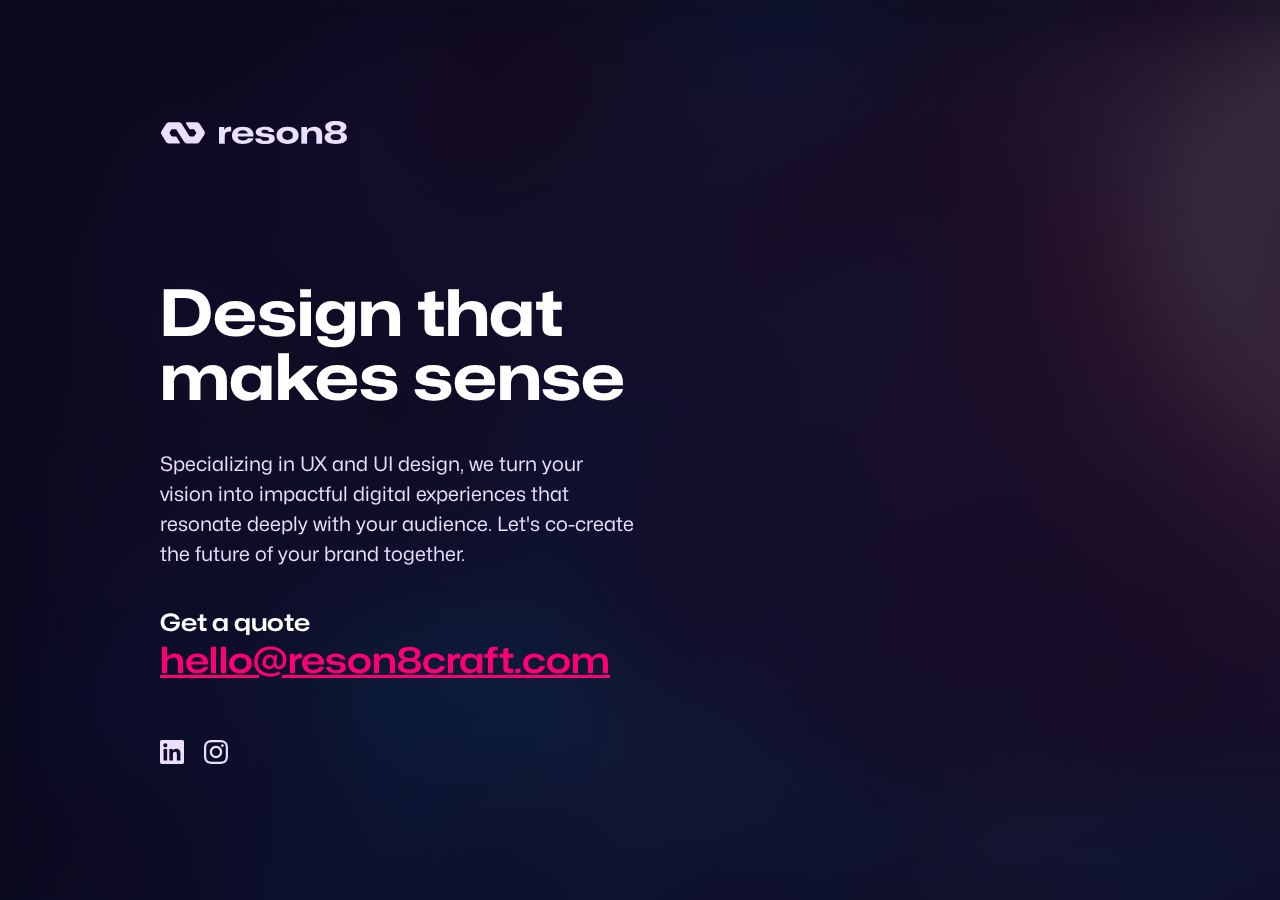
<file: index.html>
<!DOCTYPE html>
<!--[if lt IE 7]>      <html class="no-js lt-ie9 lt-ie8 lt-ie7"> <![endif]-->
<!--[if IE 7]>         <html class="no-js lt-ie9 lt-ie8"> <![endif]-->
<!--[if IE 8]>         <html class="no-js lt-ie9"> <![endif]-->
<!--[if gt IE 8]>      <html class="no-js"> <!--<![endif]-->
<html>
    <head>
        <meta charset="utf-8">
        <meta http-equiv="X-UA-Compatible" content="IE=edge">
        <title>reson8 &middot; Interface design</title>
        <meta name="description" content="">
        <meta name="viewport" content="width=device-width, initial-scale=1">
        <meta property="og:title" content="reson8 Design that makes sense" />
        <meta property="og:type" content="company" />
        <meta property="og:description" content="Specializing in UX and UI design, we turn your vision into impactful digital experiences that resonate deeply with your audience. Let's co-create the future of your brand together." />
        <meta property="og:image" content="https://www.reson8craft.com/media/share-og.png" />
        <meta property="og:url" content="https://www.reson8craft.com" />
        <meta property="og:site_name" content="reson8" />
        <link rel="stylesheet" href="styles.css">
    </head>
    <!-- Google tag (gtag.js) -->
        <script async src="https://www.googletagmanager.com/gtag/js?id=G-1LLL92V9YZ"></script>
        <script>
        window.dataLayer = window.dataLayer || [];
        function gtag(){dataLayer.push(arguments);}
        gtag('js', new Date());

        gtag('config', 'G-1LLL92V9YZ');
    </script>
    <body>
        <svg xmlns="http://www.w3.org/2000/svg" width="188" height="25" viewBox="0 0 188 25" fill="none" id="logo">
            <path d="M44.3207 14.6371L39.7707 21.7058C39.0707 22.7905 37.7895 23.4589 36.3989 23.4589H27.4082C26.0145 23.4589 24.727 22.7849 24.0332 21.6917L16.427 9.76034C16.252 9.48563 15.9301 9.31854 15.5832 9.31854H12.1551C11.7989 9.31854 11.4739 9.4913 11.302 9.77167L9.67386 12.4224C9.50824 12.6887 9.50824 13.0143 9.67386 13.2806L11.302 15.9313C11.4739 16.2117 11.7989 16.3845 12.1551 16.3845H15.5895C15.9395 16.3845 16.2582 16.5516 16.4332 16.8263L19.8145 22.1278C20.1926 22.7169 19.7207 23.4532 18.9707 23.4532H9.33636C7.93324 23.4532 6.64261 22.7707 5.94886 21.669L1.51136 14.6229C0.823861 13.5298 0.830111 12.1874 1.52699 11.0999L6.06449 4.01415C6.76136 2.92382 8.04886 2.25262 9.43636 2.25262H18.4114C19.8082 2.25262 21.0957 2.92665 21.7926 4.02264L29.3707 15.9483C29.5426 16.223 29.8676 16.3901 30.2145 16.3901H33.5739C33.9176 16.3901 34.2364 16.2259 34.4114 15.9568L36.1489 13.306C36.3301 13.0285 36.3301 12.683 36.1489 12.4055L34.4114 9.75468C34.2364 9.48563 33.9176 9.32137 33.5739 9.32137H30.2426C29.8926 9.32137 29.5707 9.15428 29.3989 8.87958L26.0176 3.57802C25.6426 2.98895 26.1114 2.25262 26.8614 2.25262H36.3989C37.7864 2.25262 39.0707 2.92098 39.7707 4.00565L44.3207 11.0744C45.0301 12.1761 45.0301 13.5354 44.3207 14.6371Z" fill="#EADFFF"/>
            <path d="M39.8758 21.7735L39.8758 21.7736C39.1508 22.8969 37.8283 23.5839 36.3989 23.5839H27.4082C25.9757 23.5839 24.6466 22.8913 23.9278 21.7589L39.8758 21.7735ZM39.8758 21.7735L44.4258 14.7048C45.1617 13.5619 45.1617 12.1496 44.4258 11.0067L39.8758 3.938L39.8758 3.93787C39.1508 2.81451 37.8251 2.12762 36.3989 2.12762H26.8614C26.4442 2.12762 26.0995 2.33306 25.9122 2.62729C25.7241 2.9227 25.6966 3.30649 25.9122 3.64514L25.9122 3.64523L29.2929 8.94588C29.293 8.94599 29.293 8.94611 29.2931 8.94622C29.4903 9.26111 29.8544 9.44637 30.2426 9.44637H33.5739C33.8792 9.44637 34.1567 9.59237 34.3066 9.82283L34.3068 9.8232L36.0442 12.4738C36.1983 12.7098 36.1983 13.0017 36.0442 13.2377L34.3068 15.8883L34.3066 15.8887C34.1567 16.1191 33.8792 16.2651 33.5739 16.2651H30.2145C29.9057 16.2651 29.6232 16.1162 29.4767 15.882L29.4762 15.8813L21.8981 3.9556L21.8981 3.95557C21.1763 2.82036 19.8471 2.12762 18.4114 2.12762H9.43636C8.01005 2.12762 6.681 2.81744 5.95916 3.94683L1.42174 11.0324C1.42173 11.0325 1.42173 11.0325 1.42172 11.0325C0.698759 12.1607 0.692241 13.5553 1.40555 14.6895L1.40559 14.6896L5.84309 21.7356C6.56163 22.8767 7.894 23.5782 9.33636 23.5782H18.9707C19.3878 23.5782 19.7333 23.3729 19.921 23.0787C20.1096 22.7832 20.1372 22.3991 19.9197 22.0603L16.5387 16.7591C16.5386 16.7591 16.5386 16.7591 16.5386 16.759C16.3387 16.4453 15.9784 16.2595 15.5895 16.2595H12.1551C11.838 16.2595 11.5555 16.1058 11.4086 15.866L11.4085 15.8659L9.78038 13.2151L9.78 13.2145C9.63952 12.9887 9.63952 12.7143 9.78 12.4885L9.78037 12.4879L11.4085 9.83709L11.4086 9.837C11.5555 9.59723 11.838 9.44354 12.1551 9.44354H15.5832C15.8913 9.44354 16.1716 9.59203 16.3216 9.8275L16.3216 9.82753L23.9277 21.7587L39.8758 21.7735Z" stroke="black" stroke-opacity="0.1" stroke-width="0.25"/>
            <path d="M64.6551 9.67115H64.4148L64.2088 7.0291H59V23.6886H64.7581V15.7625C64.8268 12.7157 66.5753 11.4414 69.523 11.4414C70.038 11.4414 70.6535 11.5037 71.1685 11.5659V6.87343C70.7565 6.81116 70.2783 6.78002 69.6603 6.78002C67.2276 6.78002 65.4104 7.89867 64.6576 9.67115H64.6551ZM82.9226 6.71775C76.343 6.71775 71.9557 9.98028 71.9557 15.4512C71.9557 20.9221 76.2743 23.9666 82.9913 23.9666C88.6464 23.9666 92.9649 21.7294 93.4799 18.3712H88.0308C87.5502 19.6144 85.5638 20.4528 83.131 20.4528C79.84 20.4528 77.8193 18.9605 77.7506 16.4742H93.5167C93.963 10.3517 89.9191 6.71553 82.9275 6.71553L82.9226 6.71775ZM77.6795 13.5875C78.0915 11.4748 80.0092 10.2627 82.8883 10.2627C85.7673 10.2627 87.5845 11.537 87.788 13.5875H77.677H77.6795ZM105.953 13.463C102.661 13.1828 101.394 12.9359 101.394 11.6616C101.394 10.3873 102.902 9.85796 105.094 9.85796C107.287 9.85796 108.591 10.5718 108.829 12.0641H114.278C113.901 8.61477 110.475 6.71775 105.126 6.71775C99.1963 6.71775 95.7704 8.8305 95.7704 12.0952C95.7704 15.36 98.2718 16.5075 104.751 17.068C108.145 17.3482 109.172 17.5951 109.172 18.9939C109.172 20.2682 107.733 20.8287 105.232 20.8287C102.455 20.8287 100.947 19.9902 100.81 18.4046H95.1549C95.3952 21.8539 98.7868 24 105.06 24C111.708 24 114.828 21.8873 114.828 18.6848C114.828 15.0486 112.464 13.9923 105.95 13.463H105.953ZM127.612 6.71775C120.929 6.71775 116.542 9.94914 116.542 15.3578C116.542 20.7664 120.963 23.9978 127.612 23.9978C134.26 23.9978 138.647 20.7664 138.647 15.3578C138.647 9.94914 134.26 6.71775 127.612 6.71775ZM127.612 19.9902C124.252 19.9902 122.334 18.1866 122.334 15.36C122.334 12.5334 124.254 10.7297 127.612 10.7297C130.969 10.7297 132.889 12.5022 132.889 15.36C132.889 18.2178 130.935 19.9902 127.612 19.9902ZM154.136 6.71775C151.326 6.71775 148.55 7.89867 147.385 9.92023H147.076L146.87 7.0291H141.318V23.6886H147.076V15.3911C147.076 12.6245 149.065 10.6986 152.147 10.6986C155.23 10.6986 156.363 12.4088 156.363 15.4534V23.6909H162.121V14.5527C162.121 8.67927 158.864 6.71998 154.136 6.71998V6.71775ZM181.448 12.2198V12.033C184.464 11.5659 186.451 9.79569 186.451 7.06024C186.451 2.70799 181.789 1 175.793 1C169.797 1 165.204 2.71021 165.204 7.06024C165.204 9.79569 167.192 11.5682 170.206 12.033V12.2198C166.984 12.5 164.654 14.6127 164.654 17.5661C164.654 21.5448 168.389 23.9689 175.793 23.9689C183.196 23.9689 187 21.5136 187 17.5661C187 14.6439 184.67 12.5 181.448 12.2198ZM175.795 4.91636C178.743 4.91636 180.661 5.81706 180.661 7.74521C180.661 9.42429 179.256 10.5741 175.795 10.5741C172.335 10.5741 170.996 9.45542 170.996 7.74521C170.996 5.81928 172.882 4.91636 175.795 4.91636ZM175.795 20.0525C172.47 20.0525 170.552 19.0273 170.552 16.9746C170.552 14.9219 172.301 13.9589 175.795 13.9589C179.29 13.9589 181.073 14.9841 181.073 16.9746C181.073 18.965 179.187 20.0525 175.795 20.0525Z" fill="#EADFFF"/>
            <path d="M69.6603 6.65502C67.223 6.65502 65.3713 7.7627 64.5756 9.54615H64.5304L64.3334 7.01939L64.3244 6.9041H64.2088H59H58.875V7.0291V23.6886V23.8136H59H64.7581H64.8831V23.6886V15.7639C64.9171 14.2649 65.3631 13.2236 66.1424 12.5542C66.9249 11.882 68.0645 11.5664 69.523 11.5664C70.0299 11.5664 70.6391 11.6278 71.1535 11.69L71.2935 11.707V11.5659V6.87343V6.7659L71.1872 6.74983C70.7671 6.68634 70.2823 6.65502 69.6603 6.65502ZM77.8809 16.5992H93.5167H93.6329L93.6414 16.4833C93.8668 13.3912 92.9581 10.9115 91.0957 9.20671C89.2364 7.50469 86.4432 6.59053 82.9275 6.59053H82.9005L82.8956 6.59277C79.5986 6.59723 76.8368 7.41713 74.8948 8.93437C72.9441 10.4584 71.8307 12.6787 71.8307 15.4512C71.8307 18.2235 72.927 20.3904 74.8794 21.8604C76.8274 23.327 79.616 24.0916 82.9913 24.0916C85.8338 24.0916 88.3484 23.5296 90.2216 22.5387C92.0943 21.5481 93.3381 20.121 93.6035 18.3902L93.6256 18.2462H93.4799H88.0308H87.9451L87.9142 18.3261C87.6912 18.9031 87.1096 19.4046 86.2642 19.7631C85.4217 20.1203 84.3341 20.3278 83.131 20.3278C81.5026 20.3278 80.2037 19.9584 79.3067 19.2954C78.4456 18.6588 77.9455 17.7451 77.8809 16.5992ZM87.6474 13.4625H77.8341C78.0573 12.5114 78.6056 11.7605 79.4259 11.2383C80.2911 10.6874 81.465 10.3877 82.8883 10.3877C84.3108 10.3877 85.4579 10.7027 86.2709 11.2593C87.0428 11.7879 87.5195 12.538 87.6474 13.4625ZM105.963 13.3386L105.963 13.3384C104.313 13.1979 103.191 13.0668 102.48 12.8171C102.128 12.6931 101.89 12.5441 101.74 12.3618C101.592 12.1822 101.519 11.958 101.519 11.6616C101.519 11.0885 101.851 10.6743 102.473 10.396C103.1 10.115 104.005 9.98296 105.094 9.98296C106.179 9.98296 107.029 10.1601 107.632 10.5096C108.229 10.8557 108.593 11.3747 108.706 12.0838L108.722 12.1891H108.829H114.278H114.418L114.403 12.0505C114.209 10.2815 113.231 8.91196 111.629 7.98911C110.031 7.06888 107.813 6.59275 105.126 6.59275C102.149 6.59275 99.7853 7.12271 98.1614 8.07437C96.5326 9.0289 95.6454 10.4108 95.6454 12.0952C95.6454 12.9275 95.8049 13.6345 96.1545 14.2337C96.5044 14.8333 97.0388 15.3151 97.7722 15.706C99.2323 16.4843 101.501 16.9123 104.74 17.1925L104.741 17.1926C106.444 17.3331 107.528 17.4643 108.188 17.7276C108.514 17.8574 108.724 18.015 108.855 18.2115C108.986 18.4083 109.047 18.6589 109.047 18.9939C109.047 19.2872 108.965 19.5345 108.809 19.7431C108.651 19.9534 108.412 20.1313 108.089 20.275C107.441 20.5636 106.477 20.7037 105.232 20.7037C103.853 20.7037 102.806 20.495 102.091 20.1017C101.384 19.7124 100.999 19.1417 100.935 18.3938L100.925 18.2796H100.81H95.1549H95.0209L95.0302 18.4133C95.1535 20.1836 96.0883 21.6176 97.7822 22.6038C99.4707 23.5869 101.912 24.125 105.06 24.125C108.394 24.125 110.861 23.5958 112.499 22.6516C114.145 21.7032 114.953 20.3354 114.953 18.6848C114.953 17.7628 114.803 16.9934 114.467 16.3514C114.131 15.7079 113.613 15.202 112.892 14.7997C111.461 14.0002 109.216 13.6031 105.963 13.3386ZM154.136 6.59275C151.329 6.59275 148.529 7.75938 147.313 9.79523H147.192L146.995 7.02022L146.986 6.9041H146.87H141.318H141.193V7.0291V23.6886V23.8136H141.318H147.076H147.201V23.6886V15.3911C147.201 14.039 147.686 12.9001 148.541 12.0986C149.397 11.2966 150.632 10.8236 152.147 10.8236C153.666 10.8236 154.678 11.244 155.315 12.014C155.956 12.789 156.238 13.9425 156.238 15.4534V23.6909V23.8159H156.363H162.121H162.246V23.6909V14.5527C162.246 11.5932 161.425 9.59483 159.984 8.33955C158.571 7.10922 156.585 6.6125 154.261 6.59543V6.59275H154.136ZM127.612 6.59275C124.252 6.59275 121.455 7.40489 119.495 8.91039C117.531 10.4187 116.417 12.6158 116.417 15.3578C116.417 18.1 117.54 20.2971 119.508 21.8052C121.472 23.3106 124.269 24.1228 127.612 24.1228C130.954 24.1228 133.743 23.3106 135.699 21.8051C137.658 20.2968 138.772 18.0997 138.772 15.3578C138.772 12.6158 137.658 10.4188 135.699 8.91047C133.743 7.40495 130.954 6.59275 127.612 6.59275ZM127.612 19.8652C125.953 19.8652 124.667 19.4202 123.796 18.6419C122.928 17.8651 122.459 16.7437 122.459 15.36C122.459 13.9763 122.928 12.8549 123.797 12.0781C124.668 11.2997 125.954 10.8547 127.612 10.8547C129.269 10.8547 130.556 11.2922 131.426 12.0666C132.295 12.8393 132.764 13.9605 132.764 15.36C132.764 16.7589 132.287 17.8801 131.414 18.6532C130.539 19.4279 129.252 19.8652 127.612 19.8652ZM187.125 17.5661C187.125 14.6359 184.843 12.4847 181.692 12.1189C183.119 11.8631 184.315 11.3095 185.167 10.4872C186.066 9.6201 186.576 8.46089 186.576 7.06024C186.576 4.82739 185.374 3.27413 183.427 2.28654C181.486 1.30266 178.799 0.875 175.793 0.875C172.786 0.875 170.116 1.30321 168.193 2.28759C166.262 3.27586 165.079 4.82935 165.079 7.06024C165.079 8.46092 165.589 9.62068 166.488 10.4881C167.34 11.3104 168.536 11.864 169.962 12.1189C166.811 12.4835 164.529 14.6053 164.529 17.5661C164.529 19.6028 165.489 21.2428 167.383 22.367C169.27 23.4867 172.081 24.0939 175.793 24.0939C179.505 24.0939 182.333 23.4788 184.236 22.3555C186.147 21.228 187.125 19.5884 187.125 17.5661ZM175.795 5.04136C177.26 5.04136 178.452 5.26566 179.273 5.71726C180.087 6.16454 180.536 6.83272 180.536 7.74521C180.536 8.54337 180.205 9.21009 179.459 9.68375C178.704 10.1627 177.515 10.4491 175.795 10.4491C174.075 10.4491 172.903 10.1702 172.166 9.69583C171.437 9.22743 171.121 8.56168 171.121 7.74521C171.121 6.83284 171.563 6.1648 172.364 5.71771C173.173 5.26617 174.348 5.04136 175.795 5.04136ZM175.795 19.9275C174.142 19.9275 172.857 19.672 171.989 19.1748C171.13 18.6826 170.677 17.9529 170.677 16.9746C170.677 16.4795 170.782 16.0568 170.988 15.6998C171.194 15.343 171.504 15.045 171.925 14.8056C172.771 14.3244 174.055 14.0839 175.795 14.0839C177.534 14.0839 178.828 14.3397 179.682 14.8288C180.527 15.3124 180.948 16.0256 180.948 16.9746C180.948 17.9215 180.503 18.6517 179.643 19.1519C178.775 19.6567 177.481 19.9275 175.795 19.9275Z" stroke="black" stroke-opacity="0.1" stroke-width="0.25"/>
        </svg>

        <section>
            <h1>Design that makes sense</h1>
            <p>Specializing in UX and UI design, we turn your vision into impactful digital experiences that resonate deeply with your audience. Let's co-create the future of your brand together.</p>
            <h2>Get a quote <a href="mailto:hello@reson8craft.com">hello@reson8craft.com</a></h2>
            <ul class="social">
                <li><a href="https://www.linkedin.com/company/reson8craft/" target="_blank"><img src="./media/ic-social-linkedin.svg" alt="Visit reson8 @ LinkedIn"></a></li>
                <li><a href="https://www.instagram.com/reson8craft/" target="_blank"><img src="./media/ic-social-instagram.svg" alt="Visit reson8 @ Instagram"></a></li>
            </ul>
        </section>

        <video autoplay muted loop id="bg-video">
            <source src="./media/02.mp4" type="video/mp4">
        </video>
    </body>
</html>
</file>
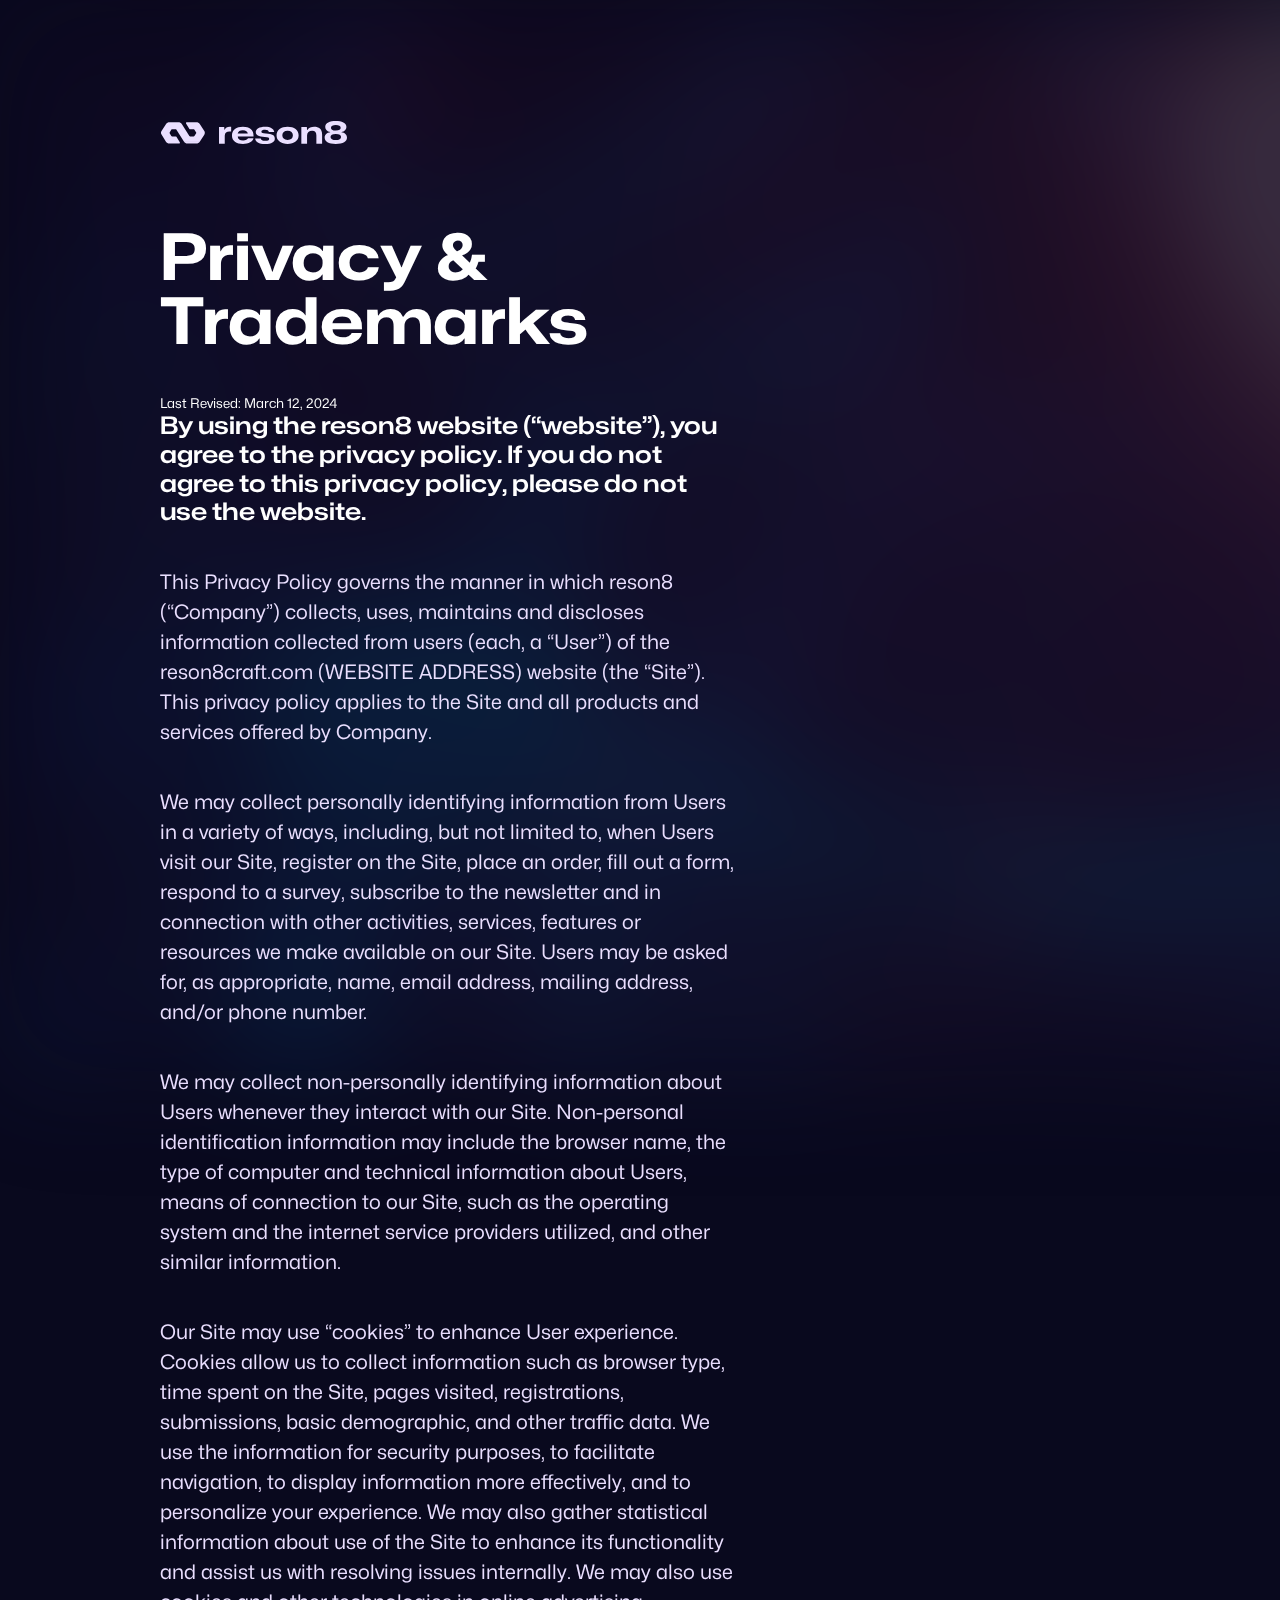
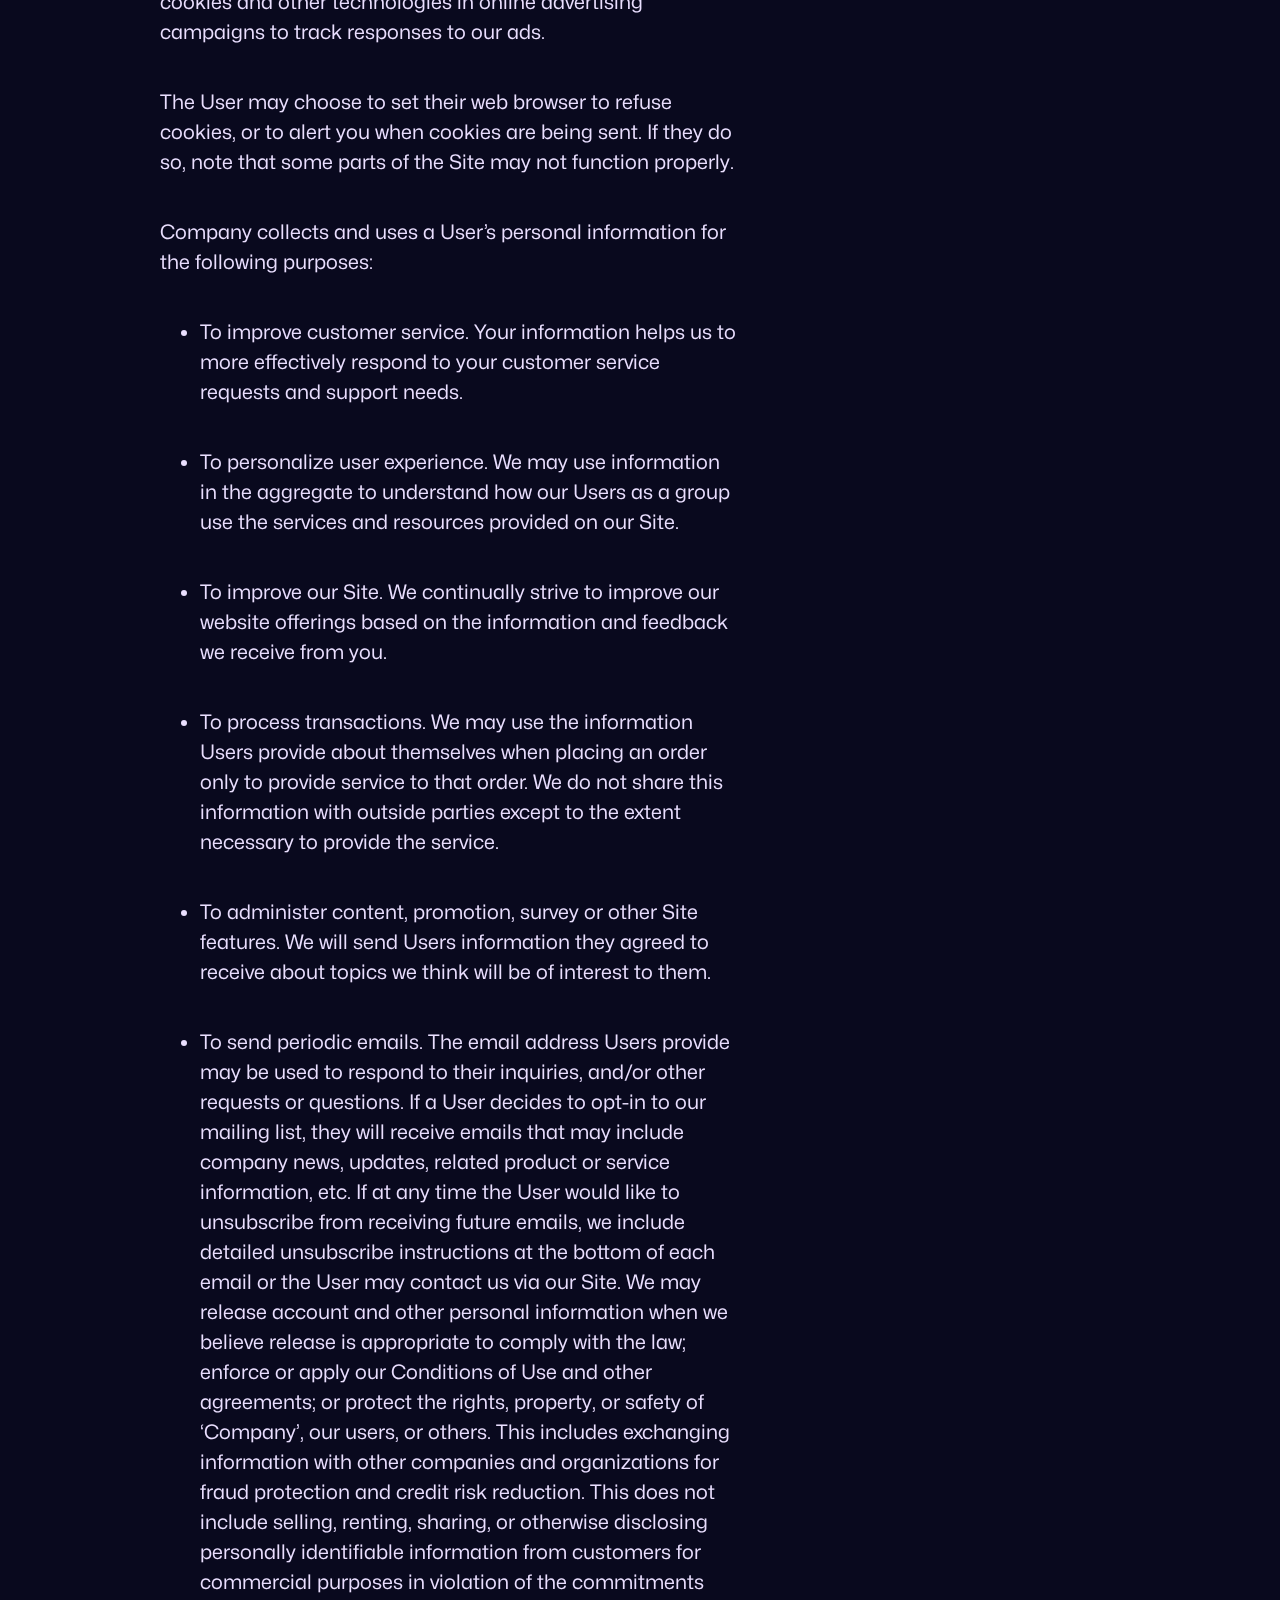
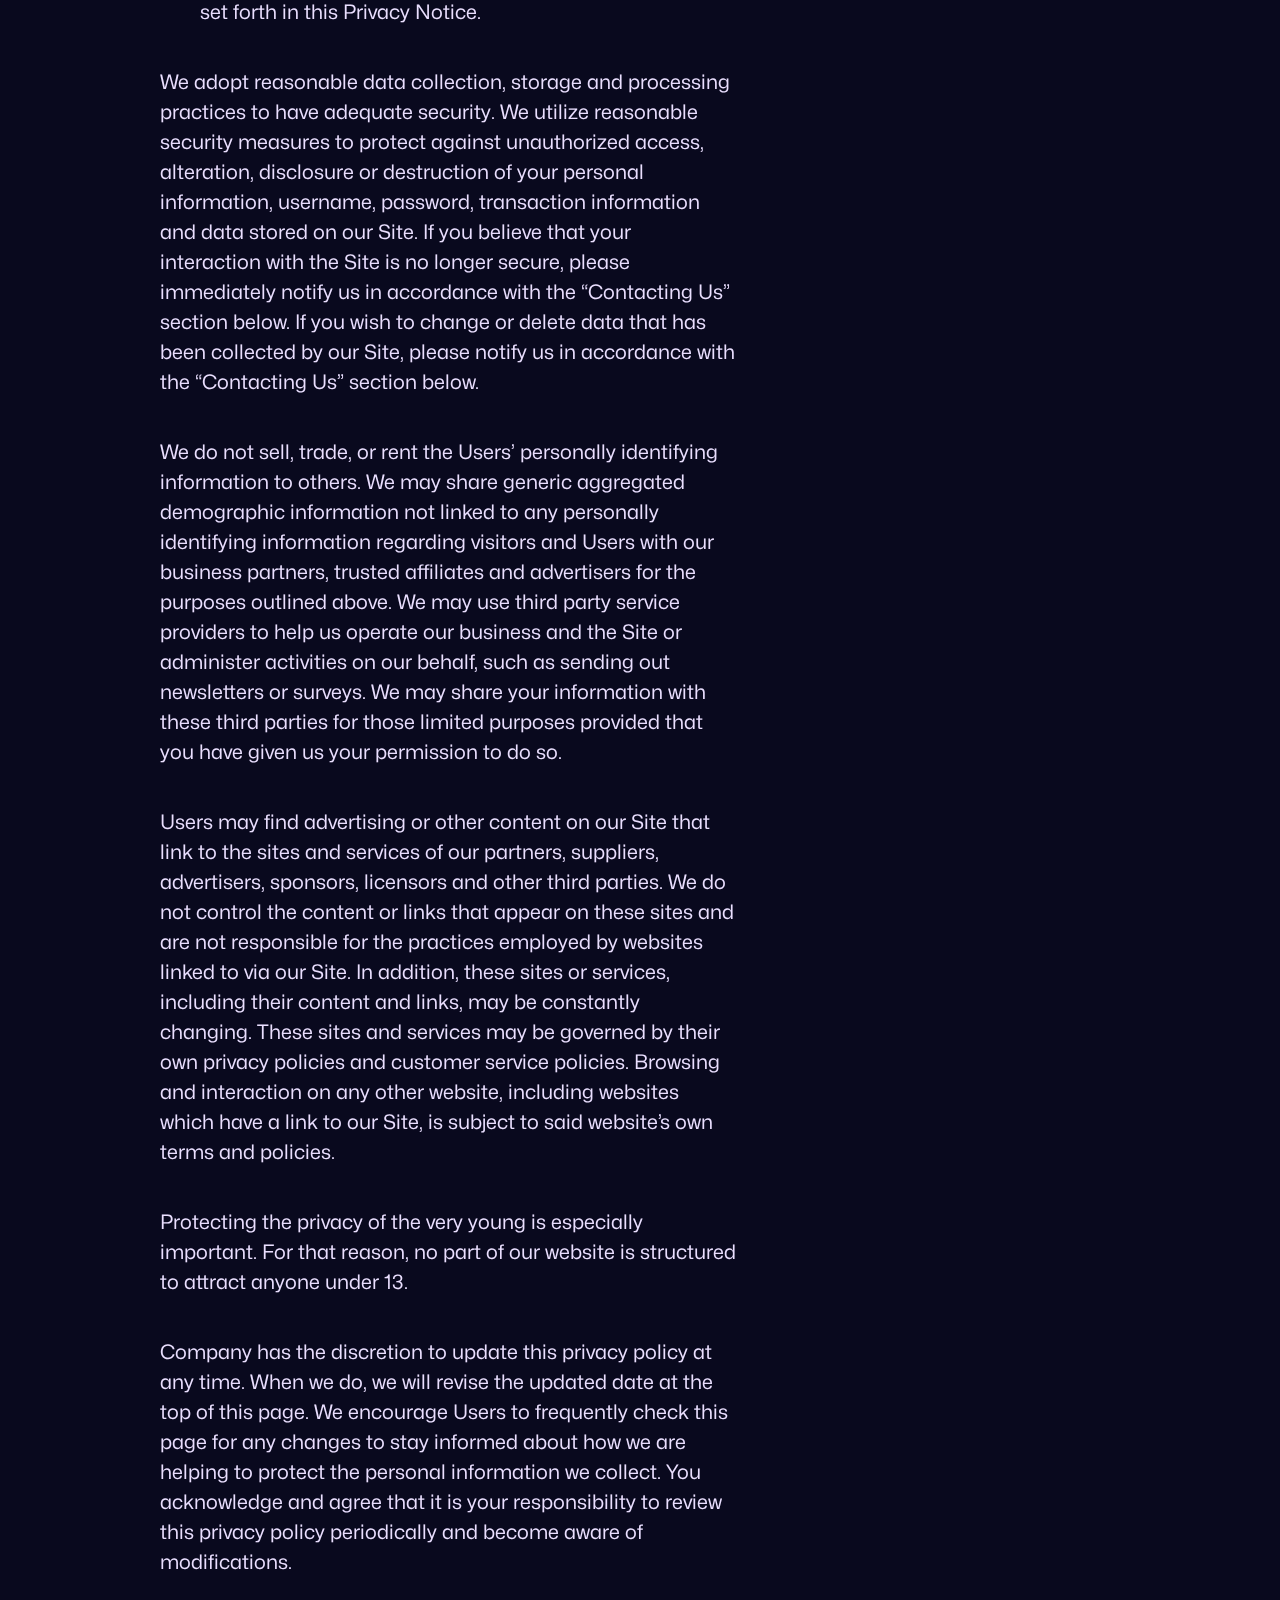
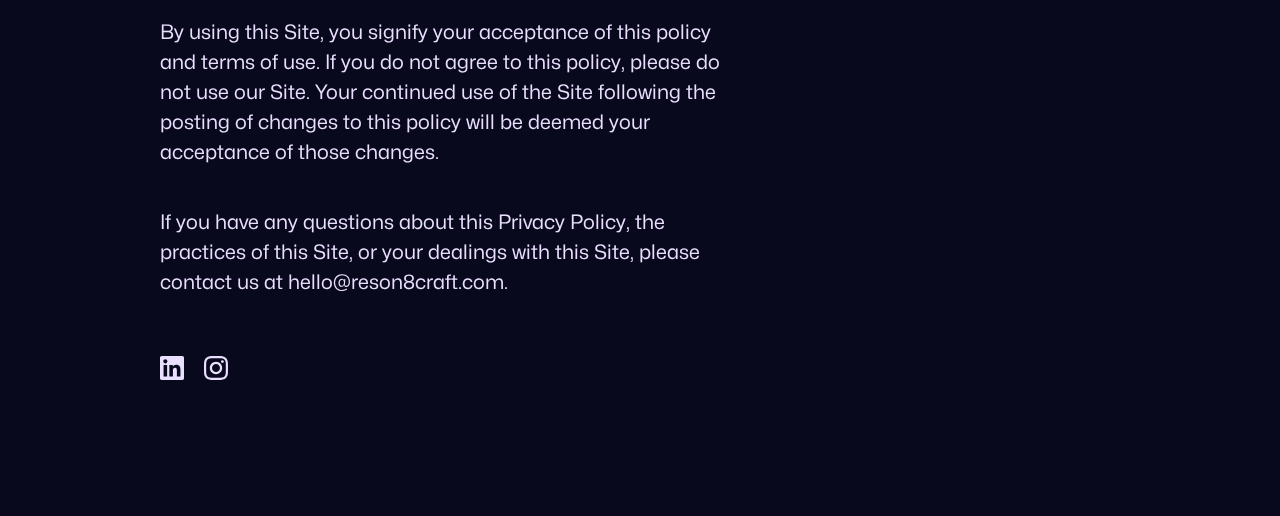
<file: privacy.html>
<!DOCTYPE html>
<!--[if lt IE 7]>      <html class="no-js lt-ie9 lt-ie8 lt-ie7"> <![endif]-->
<!--[if IE 7]>         <html class="no-js lt-ie9 lt-ie8"> <![endif]-->
<!--[if IE 8]>         <html class="no-js lt-ie9"> <![endif]-->
<!--[if gt IE 8]>      <html class="no-js"> <!--<![endif]-->
<html>
    <head>
        <meta charset="utf-8">
        <meta http-equiv="X-UA-Compatible" content="IE=edge">
        <title>reson8 &middot; Privacy & Trademarks</title>
        <meta name="description" content="">
        <meta name="viewport" content="width=device-width, initial-scale=1">
        <meta property="og:title" content="reson8 Design that makes sense" />
        <meta property="og:type" content="company" />
        <meta property="og:description" content="Specializing in UX and UI design, we turn your vision into impactful digital experiences that resonate deeply with your audience. Let's co-create the future of your brand together." />
        <meta property="og:image" content="https://www.reson8craft.com/media/share-og.png" />
        <meta property="og:url" content="https://www.reson8craft.com" />
        <meta property="og:site_name" content="reson8" />
        <link rel="stylesheet" href="styles.css">
    </head>
    <!-- Google tag (gtag.js) -->
        <script async src="https://www.googletagmanager.com/gtag/js?id=G-1LLL92V9YZ"></script>
        <script>
        window.dataLayer = window.dataLayer || [];
        function gtag(){dataLayer.push(arguments);}
        gtag('js', new Date());

        gtag('config', 'G-1LLL92V9YZ');
    </script>
    <body>
        <svg xmlns="http://www.w3.org/2000/svg" width="188" height="25" viewBox="0 0 188 25" fill="none" id="logo">
            <path d="M44.3207 14.6371L39.7707 21.7058C39.0707 22.7905 37.7895 23.4589 36.3989 23.4589H27.4082C26.0145 23.4589 24.727 22.7849 24.0332 21.6917L16.427 9.76034C16.252 9.48563 15.9301 9.31854 15.5832 9.31854H12.1551C11.7989 9.31854 11.4739 9.4913 11.302 9.77167L9.67386 12.4224C9.50824 12.6887 9.50824 13.0143 9.67386 13.2806L11.302 15.9313C11.4739 16.2117 11.7989 16.3845 12.1551 16.3845H15.5895C15.9395 16.3845 16.2582 16.5516 16.4332 16.8263L19.8145 22.1278C20.1926 22.7169 19.7207 23.4532 18.9707 23.4532H9.33636C7.93324 23.4532 6.64261 22.7707 5.94886 21.669L1.51136 14.6229C0.823861 13.5298 0.830111 12.1874 1.52699 11.0999L6.06449 4.01415C6.76136 2.92382 8.04886 2.25262 9.43636 2.25262H18.4114C19.8082 2.25262 21.0957 2.92665 21.7926 4.02264L29.3707 15.9483C29.5426 16.223 29.8676 16.3901 30.2145 16.3901H33.5739C33.9176 16.3901 34.2364 16.2259 34.4114 15.9568L36.1489 13.306C36.3301 13.0285 36.3301 12.683 36.1489 12.4055L34.4114 9.75468C34.2364 9.48563 33.9176 9.32137 33.5739 9.32137H30.2426C29.8926 9.32137 29.5707 9.15428 29.3989 8.87958L26.0176 3.57802C25.6426 2.98895 26.1114 2.25262 26.8614 2.25262H36.3989C37.7864 2.25262 39.0707 2.92098 39.7707 4.00565L44.3207 11.0744C45.0301 12.1761 45.0301 13.5354 44.3207 14.6371Z" fill="#EADFFF"/>
            <path d="M39.8758 21.7735L39.8758 21.7736C39.1508 22.8969 37.8283 23.5839 36.3989 23.5839H27.4082C25.9757 23.5839 24.6466 22.8913 23.9278 21.7589L39.8758 21.7735ZM39.8758 21.7735L44.4258 14.7048C45.1617 13.5619 45.1617 12.1496 44.4258 11.0067L39.8758 3.938L39.8758 3.93787C39.1508 2.81451 37.8251 2.12762 36.3989 2.12762H26.8614C26.4442 2.12762 26.0995 2.33306 25.9122 2.62729C25.7241 2.9227 25.6966 3.30649 25.9122 3.64514L25.9122 3.64523L29.2929 8.94588C29.293 8.94599 29.293 8.94611 29.2931 8.94622C29.4903 9.26111 29.8544 9.44637 30.2426 9.44637H33.5739C33.8792 9.44637 34.1567 9.59237 34.3066 9.82283L34.3068 9.8232L36.0442 12.4738C36.1983 12.7098 36.1983 13.0017 36.0442 13.2377L34.3068 15.8883L34.3066 15.8887C34.1567 16.1191 33.8792 16.2651 33.5739 16.2651H30.2145C29.9057 16.2651 29.6232 16.1162 29.4767 15.882L29.4762 15.8813L21.8981 3.9556L21.8981 3.95557C21.1763 2.82036 19.8471 2.12762 18.4114 2.12762H9.43636C8.01005 2.12762 6.681 2.81744 5.95916 3.94683L1.42174 11.0324C1.42173 11.0325 1.42173 11.0325 1.42172 11.0325C0.698759 12.1607 0.692241 13.5553 1.40555 14.6895L1.40559 14.6896L5.84309 21.7356C6.56163 22.8767 7.894 23.5782 9.33636 23.5782H18.9707C19.3878 23.5782 19.7333 23.3729 19.921 23.0787C20.1096 22.7832 20.1372 22.3991 19.9197 22.0603L16.5387 16.7591C16.5386 16.7591 16.5386 16.7591 16.5386 16.759C16.3387 16.4453 15.9784 16.2595 15.5895 16.2595H12.1551C11.838 16.2595 11.5555 16.1058 11.4086 15.866L11.4085 15.8659L9.78038 13.2151L9.78 13.2145C9.63952 12.9887 9.63952 12.7143 9.78 12.4885L9.78037 12.4879L11.4085 9.83709L11.4086 9.837C11.5555 9.59723 11.838 9.44354 12.1551 9.44354H15.5832C15.8913 9.44354 16.1716 9.59203 16.3216 9.8275L16.3216 9.82753L23.9277 21.7587L39.8758 21.7735Z" stroke="black" stroke-opacity="0.1" stroke-width="0.25"/>
            <path d="M64.6551 9.67115H64.4148L64.2088 7.0291H59V23.6886H64.7581V15.7625C64.8268 12.7157 66.5753 11.4414 69.523 11.4414C70.038 11.4414 70.6535 11.5037 71.1685 11.5659V6.87343C70.7565 6.81116 70.2783 6.78002 69.6603 6.78002C67.2276 6.78002 65.4104 7.89867 64.6576 9.67115H64.6551ZM82.9226 6.71775C76.343 6.71775 71.9557 9.98028 71.9557 15.4512C71.9557 20.9221 76.2743 23.9666 82.9913 23.9666C88.6464 23.9666 92.9649 21.7294 93.4799 18.3712H88.0308C87.5502 19.6144 85.5638 20.4528 83.131 20.4528C79.84 20.4528 77.8193 18.9605 77.7506 16.4742H93.5167C93.963 10.3517 89.9191 6.71553 82.9275 6.71553L82.9226 6.71775ZM77.6795 13.5875C78.0915 11.4748 80.0092 10.2627 82.8883 10.2627C85.7673 10.2627 87.5845 11.537 87.788 13.5875H77.677H77.6795ZM105.953 13.463C102.661 13.1828 101.394 12.9359 101.394 11.6616C101.394 10.3873 102.902 9.85796 105.094 9.85796C107.287 9.85796 108.591 10.5718 108.829 12.0641H114.278C113.901 8.61477 110.475 6.71775 105.126 6.71775C99.1963 6.71775 95.7704 8.8305 95.7704 12.0952C95.7704 15.36 98.2718 16.5075 104.751 17.068C108.145 17.3482 109.172 17.5951 109.172 18.9939C109.172 20.2682 107.733 20.8287 105.232 20.8287C102.455 20.8287 100.947 19.9902 100.81 18.4046H95.1549C95.3952 21.8539 98.7868 24 105.06 24C111.708 24 114.828 21.8873 114.828 18.6848C114.828 15.0486 112.464 13.9923 105.95 13.463H105.953ZM127.612 6.71775C120.929 6.71775 116.542 9.94914 116.542 15.3578C116.542 20.7664 120.963 23.9978 127.612 23.9978C134.26 23.9978 138.647 20.7664 138.647 15.3578C138.647 9.94914 134.26 6.71775 127.612 6.71775ZM127.612 19.9902C124.252 19.9902 122.334 18.1866 122.334 15.36C122.334 12.5334 124.254 10.7297 127.612 10.7297C130.969 10.7297 132.889 12.5022 132.889 15.36C132.889 18.2178 130.935 19.9902 127.612 19.9902ZM154.136 6.71775C151.326 6.71775 148.55 7.89867 147.385 9.92023H147.076L146.87 7.0291H141.318V23.6886H147.076V15.3911C147.076 12.6245 149.065 10.6986 152.147 10.6986C155.23 10.6986 156.363 12.4088 156.363 15.4534V23.6909H162.121V14.5527C162.121 8.67927 158.864 6.71998 154.136 6.71998V6.71775ZM181.448 12.2198V12.033C184.464 11.5659 186.451 9.79569 186.451 7.06024C186.451 2.70799 181.789 1 175.793 1C169.797 1 165.204 2.71021 165.204 7.06024C165.204 9.79569 167.192 11.5682 170.206 12.033V12.2198C166.984 12.5 164.654 14.6127 164.654 17.5661C164.654 21.5448 168.389 23.9689 175.793 23.9689C183.196 23.9689 187 21.5136 187 17.5661C187 14.6439 184.67 12.5 181.448 12.2198ZM175.795 4.91636C178.743 4.91636 180.661 5.81706 180.661 7.74521C180.661 9.42429 179.256 10.5741 175.795 10.5741C172.335 10.5741 170.996 9.45542 170.996 7.74521C170.996 5.81928 172.882 4.91636 175.795 4.91636ZM175.795 20.0525C172.47 20.0525 170.552 19.0273 170.552 16.9746C170.552 14.9219 172.301 13.9589 175.795 13.9589C179.29 13.9589 181.073 14.9841 181.073 16.9746C181.073 18.965 179.187 20.0525 175.795 20.0525Z" fill="#EADFFF"/>
            <path d="M69.6603 6.65502C67.223 6.65502 65.3713 7.7627 64.5756 9.54615H64.5304L64.3334 7.01939L64.3244 6.9041H64.2088H59H58.875V7.0291V23.6886V23.8136H59H64.7581H64.8831V23.6886V15.7639C64.9171 14.2649 65.3631 13.2236 66.1424 12.5542C66.9249 11.882 68.0645 11.5664 69.523 11.5664C70.0299 11.5664 70.6391 11.6278 71.1535 11.69L71.2935 11.707V11.5659V6.87343V6.7659L71.1872 6.74983C70.7671 6.68634 70.2823 6.65502 69.6603 6.65502ZM77.8809 16.5992H93.5167H93.6329L93.6414 16.4833C93.8668 13.3912 92.9581 10.9115 91.0957 9.20671C89.2364 7.50469 86.4432 6.59053 82.9275 6.59053H82.9005L82.8956 6.59277C79.5986 6.59723 76.8368 7.41713 74.8948 8.93437C72.9441 10.4584 71.8307 12.6787 71.8307 15.4512C71.8307 18.2235 72.927 20.3904 74.8794 21.8604C76.8274 23.327 79.616 24.0916 82.9913 24.0916C85.8338 24.0916 88.3484 23.5296 90.2216 22.5387C92.0943 21.5481 93.3381 20.121 93.6035 18.3902L93.6256 18.2462H93.4799H88.0308H87.9451L87.9142 18.3261C87.6912 18.9031 87.1096 19.4046 86.2642 19.7631C85.4217 20.1203 84.3341 20.3278 83.131 20.3278C81.5026 20.3278 80.2037 19.9584 79.3067 19.2954C78.4456 18.6588 77.9455 17.7451 77.8809 16.5992ZM87.6474 13.4625H77.8341C78.0573 12.5114 78.6056 11.7605 79.4259 11.2383C80.2911 10.6874 81.465 10.3877 82.8883 10.3877C84.3108 10.3877 85.4579 10.7027 86.2709 11.2593C87.0428 11.7879 87.5195 12.538 87.6474 13.4625ZM105.963 13.3386L105.963 13.3384C104.313 13.1979 103.191 13.0668 102.48 12.8171C102.128 12.6931 101.89 12.5441 101.74 12.3618C101.592 12.1822 101.519 11.958 101.519 11.6616C101.519 11.0885 101.851 10.6743 102.473 10.396C103.1 10.115 104.005 9.98296 105.094 9.98296C106.179 9.98296 107.029 10.1601 107.632 10.5096C108.229 10.8557 108.593 11.3747 108.706 12.0838L108.722 12.1891H108.829H114.278H114.418L114.403 12.0505C114.209 10.2815 113.231 8.91196 111.629 7.98911C110.031 7.06888 107.813 6.59275 105.126 6.59275C102.149 6.59275 99.7853 7.12271 98.1614 8.07437C96.5326 9.0289 95.6454 10.4108 95.6454 12.0952C95.6454 12.9275 95.8049 13.6345 96.1545 14.2337C96.5044 14.8333 97.0388 15.3151 97.7722 15.706C99.2323 16.4843 101.501 16.9123 104.74 17.1925L104.741 17.1926C106.444 17.3331 107.528 17.4643 108.188 17.7276C108.514 17.8574 108.724 18.015 108.855 18.2115C108.986 18.4083 109.047 18.6589 109.047 18.9939C109.047 19.2872 108.965 19.5345 108.809 19.7431C108.651 19.9534 108.412 20.1313 108.089 20.275C107.441 20.5636 106.477 20.7037 105.232 20.7037C103.853 20.7037 102.806 20.495 102.091 20.1017C101.384 19.7124 100.999 19.1417 100.935 18.3938L100.925 18.2796H100.81H95.1549H95.0209L95.0302 18.4133C95.1535 20.1836 96.0883 21.6176 97.7822 22.6038C99.4707 23.5869 101.912 24.125 105.06 24.125C108.394 24.125 110.861 23.5958 112.499 22.6516C114.145 21.7032 114.953 20.3354 114.953 18.6848C114.953 17.7628 114.803 16.9934 114.467 16.3514C114.131 15.7079 113.613 15.202 112.892 14.7997C111.461 14.0002 109.216 13.6031 105.963 13.3386ZM154.136 6.59275C151.329 6.59275 148.529 7.75938 147.313 9.79523H147.192L146.995 7.02022L146.986 6.9041H146.87H141.318H141.193V7.0291V23.6886V23.8136H141.318H147.076H147.201V23.6886V15.3911C147.201 14.039 147.686 12.9001 148.541 12.0986C149.397 11.2966 150.632 10.8236 152.147 10.8236C153.666 10.8236 154.678 11.244 155.315 12.014C155.956 12.789 156.238 13.9425 156.238 15.4534V23.6909V23.8159H156.363H162.121H162.246V23.6909V14.5527C162.246 11.5932 161.425 9.59483 159.984 8.33955C158.571 7.10922 156.585 6.6125 154.261 6.59543V6.59275H154.136ZM127.612 6.59275C124.252 6.59275 121.455 7.40489 119.495 8.91039C117.531 10.4187 116.417 12.6158 116.417 15.3578C116.417 18.1 117.54 20.2971 119.508 21.8052C121.472 23.3106 124.269 24.1228 127.612 24.1228C130.954 24.1228 133.743 23.3106 135.699 21.8051C137.658 20.2968 138.772 18.0997 138.772 15.3578C138.772 12.6158 137.658 10.4188 135.699 8.91047C133.743 7.40495 130.954 6.59275 127.612 6.59275ZM127.612 19.8652C125.953 19.8652 124.667 19.4202 123.796 18.6419C122.928 17.8651 122.459 16.7437 122.459 15.36C122.459 13.9763 122.928 12.8549 123.797 12.0781C124.668 11.2997 125.954 10.8547 127.612 10.8547C129.269 10.8547 130.556 11.2922 131.426 12.0666C132.295 12.8393 132.764 13.9605 132.764 15.36C132.764 16.7589 132.287 17.8801 131.414 18.6532C130.539 19.4279 129.252 19.8652 127.612 19.8652ZM187.125 17.5661C187.125 14.6359 184.843 12.4847 181.692 12.1189C183.119 11.8631 184.315 11.3095 185.167 10.4872C186.066 9.6201 186.576 8.46089 186.576 7.06024C186.576 4.82739 185.374 3.27413 183.427 2.28654C181.486 1.30266 178.799 0.875 175.793 0.875C172.786 0.875 170.116 1.30321 168.193 2.28759C166.262 3.27586 165.079 4.82935 165.079 7.06024C165.079 8.46092 165.589 9.62068 166.488 10.4881C167.34 11.3104 168.536 11.864 169.962 12.1189C166.811 12.4835 164.529 14.6053 164.529 17.5661C164.529 19.6028 165.489 21.2428 167.383 22.367C169.27 23.4867 172.081 24.0939 175.793 24.0939C179.505 24.0939 182.333 23.4788 184.236 22.3555C186.147 21.228 187.125 19.5884 187.125 17.5661ZM175.795 5.04136C177.26 5.04136 178.452 5.26566 179.273 5.71726C180.087 6.16454 180.536 6.83272 180.536 7.74521C180.536 8.54337 180.205 9.21009 179.459 9.68375C178.704 10.1627 177.515 10.4491 175.795 10.4491C174.075 10.4491 172.903 10.1702 172.166 9.69583C171.437 9.22743 171.121 8.56168 171.121 7.74521C171.121 6.83284 171.563 6.1648 172.364 5.71771C173.173 5.26617 174.348 5.04136 175.795 5.04136ZM175.795 19.9275C174.142 19.9275 172.857 19.672 171.989 19.1748C171.13 18.6826 170.677 17.9529 170.677 16.9746C170.677 16.4795 170.782 16.0568 170.988 15.6998C171.194 15.343 171.504 15.045 171.925 14.8056C172.771 14.3244 174.055 14.0839 175.795 14.0839C177.534 14.0839 178.828 14.3397 179.682 14.8288C180.527 15.3124 180.948 16.0256 180.948 16.9746C180.948 17.9215 180.503 18.6517 179.643 19.1519C178.775 19.6567 177.481 19.9275 175.795 19.9275Z" stroke="black" stroke-opacity="0.1" stroke-width="0.25"/>
        </svg>

        <section class="privacy">
            <h1>Privacy & Trademarks</h1>
            <small>Last Revised: March 12, 2024</small>
            <h2>By using the reson8 website (“website”), you agree to the privacy policy. If you do not agree to this privacy policy, please do not use the website.</h2>
            
            <p>This Privacy Policy governs the manner in which reson8 (“Company”) collects, uses, maintains and discloses information collected from users (each, a “User”) of the reson8craft.com (WEBSITE ADDRESS) website (the “Site”). This privacy policy applies to the Site and all products and services offered by Company.</p>
            <p>We may collect personally identifying information from Users in a variety of ways, including, but not limited to, when Users visit our Site, register on the Site, place an order, fill out a form, respond to a survey, subscribe to the newsletter and in connection with other activities, services, features or resources we make available on our Site. Users may be asked for, as appropriate, name, email address, mailing address, and/or phone number.</p>
            <p>We may collect non-personally identifying information about Users whenever they interact with our Site. Non-personal identification information may include the browser name, the type of computer and technical information about Users, means of connection to our Site, such as the operating system and the internet service providers utilized, and other similar information.</p>
            <p>Our Site may use “cookies” to enhance User experience. Cookies allow us to collect information such as browser type, time spent on the Site, pages visited, registrations, submissions, basic demographic, and other traffic data. We use the information for security purposes, to facilitate navigation, to display information more effectively, and to personalize your experience. We may also gather statistical information about use of the Site to enhance its functionality and assist us with resolving issues internally. We may also use cookies and other technologies in online advertising campaigns to track responses to our ads.</p>
            <p>The User may choose to set their web browser to refuse cookies, or to alert you when cookies are being sent. If they do so, note that some parts of the Site may not function properly.
            <p>Company collects and uses a User’s personal information for the following purposes:
            <ul>
                <li>To improve customer service. Your information helps us to more effectively respond to your customer service requests and support needs.</li>
                <li>To personalize user experience. We may use information in the aggregate to understand how our Users as a group use the services and resources provided on our Site.</li>
                <li>To improve our Site. We continually strive to improve our website offerings based on the information and feedback we receive from you.</li>
                <li>To process transactions. We may use the information Users provide about themselves when placing an order only to provide service to that order. We do not share this information with outside parties except to the extent necessary to provide the service.</li>
                <li>To administer content, promotion, survey or other Site features. We will send Users information they agreed to receive about topics we think will be of interest to them.</li>
                <li>To send periodic emails. The email address Users provide may be used to respond to their inquiries, and/or other requests or questions. If a User decides to opt-in to our mailing list, they will receive emails that may include company news, updates, related product or service information, etc. If at any time the User would like to unsubscribe from receiving future emails, we include detailed unsubscribe instructions at the bottom of each email or the User may contact us via our Site. We may release account and other personal information when we believe release is appropriate to comply with the law; enforce or apply our Conditions of Use and other agreements; or protect the rights, property, or safety of ‘Company’, our users, or others. This includes exchanging information with other companies and organizations for fraud protection and credit risk reduction. This does not include selling, renting, sharing, or otherwise disclosing personally identifiable information from customers for commercial purposes in violation of the commitments set forth in this Privacy Notice.</li>
            </ul>
            
            <p>We adopt reasonable data collection, storage and processing practices to have adequate security. We utilize reasonable security measures to protect against unauthorized access, alteration, disclosure or destruction of your personal information, username, password, transaction information and data stored on our Site. If you believe that your interaction with the Site is no longer secure, please immediately notify us in accordance with the “Contacting Us” section below. If you wish to change or delete data that has been collected by our Site, please notify us in accordance with the “Contacting Us” section below.
            <p>We do not sell, trade, or rent the Users’ personally identifying information to others. We may share generic aggregated demographic information not linked to any personally identifying information regarding visitors and Users with our business partners, trusted affiliates and advertisers for the purposes outlined above. We may use third party service providers to help us operate our business and the Site or administer activities on our behalf, such as sending out newsletters or surveys. We may share your information with these third parties for those limited purposes provided that you have given us your permission to do so.
            <p>Users may find advertising or other content on our Site that link to the sites and services of our partners, suppliers, advertisers, sponsors, licensors and other third parties. We do not control the content or links that appear on these sites and are not responsible for the practices employed by websites linked to via our Site. In addition, these sites or services, including their content and links, may be constantly changing. These sites and services may be governed by their own privacy policies and customer service policies. Browsing and interaction on any other website, including websites which have a link to our Site, is subject to said website’s own terms and policies.
            <p>Protecting the privacy of the very young is especially important. For that reason, no part of our website is structured to attract anyone under 13.
            <p>Company has the discretion to update this privacy policy at any time. When we do, we will revise the updated date at the top of this page. We encourage Users to frequently check this page for any changes to stay informed about how we are helping to protect the personal information we collect. You acknowledge and agree that it is your responsibility to review this privacy policy periodically and become aware of modifications.
            <p>By using this Site, you signify your acceptance of this policy and terms of use. If you do not agree to this policy, please do not use our Site. Your continued use of the Site following the posting of changes to this policy will be deemed your acceptance of those changes.
            <p>If you have any questions about this Privacy Policy, the practices of this Site, or your dealings with this Site, please contact us at hello@reson8craft.com.</p>
            
            <ul class="social">
                <li><a href="https://www.linkedin.com/company/reson8craft/" target="_blank"><img src="./media/ic-social-linkedin.svg" alt="Visit reson8 @ LinkedIn"></a></li>
                <li><a href="https://www.instagram.com/reson8craft/" target="_blank"><img src="./media/ic-social-instagram.svg" alt="Visit reson8 @ Instagram"></a></li>
            </ul>
        </section>

        <video autoplay muted loop id="bg-video">
            <source src="./media/02.mp4" type="video/mp4">
        </video>
    </body>
</html>
</file>
<file: styles.css>
@font-face {
    font-family: 'Mona Sans';
    src:
        url('./media/Mona-Sans.woff2') format('woff2 supports variations'),
        url('./media/Mona-Sans.woff2') format('woff2-variations');
    font-weight: 400 600 700;
    font-stretch: 100% 125% 125%;
}

* {
    margin: 0;
    padding: 0;
    box-sizing: border-box;
}

html {
    font-family: 'Mona Sans';
    font-weight: 400;
    height: 100vh;
    width: 100vw;
    color: white;
    background-color: #09091E;
}

body {
    min-height: 100%;
    min-width: 100%;
    padding: 120px 160px;
    display: flex;
    flex-direction: column;
    justify-content: space-between;
    gap: 80px;
}

#logo {}

#bg-video {
    position: fixed;
    top: 0;
    left: 0;
    min-width: 100vw;
    min-height: 100vh;
    opacity: 0.2;
    filter: blur(60px);
    z-index: -1;
}

section {
    width: 480px;
}

section.privacy {
    width: 60%;
    position: relative;
}

section h1 {
    font-size: 64px;
    font-weight: 700;
    font-stretch: 125%;
    line-height: 1em;
    margin-bottom: 40px;
}

section p,
section ul li {
    font-size: 20px;
    font-weight: 400;
    font-stretch: 100%;
    line-height: 1.5em;
    margin-bottom: 40px;
    color: #EADFFF;
}

section ul {
    margin-left: 40px;
}

section h2 {
    font-size: 24px;
    font-weight: 600;
    font-stretch: 125%;
    line-height: 1.2em;
    margin-bottom: 40px;
}

section a {
    font-size: 36px;
    font-weight: 600;
    font-stretch: 125%;
    line-height: 1.2em;
    color: #FF0074;
}

section ul.social {
    margin: 0;
    margin-left: -8px;
    padding: 0;
}

section ul.social li {
    list-style-type: none;
    list-style-position: inside;
    display: inline-block;
    margin-bottom: 0;
}

section ul.social li a {
    display: block;
    padding: 8px;
}

@media (max-width: 700px) {
    body {
        padding: 40px;
        gap: 40px;
    }

    #logo {
        position: relative;
        top: auto;
        left: auto;
    }

    section {
        left: auto;
        bottom: auto;
        display: flex;
        flex-direction: column;
        justify-content: flex-end;
        width: 100%;
    }

    section h1 {
        font-size: 40px;
    }

    section p,
    section ul li {
        font-size: 16px;
    }

    section h2 {
        font-size: 16px;
    }

    section h2 a {
        font-size: 20px;
    }

    #bg-video {
        position: fixed;
        top: 0;
        left: -50%;
        height: 100%;
    }
}
</file>
